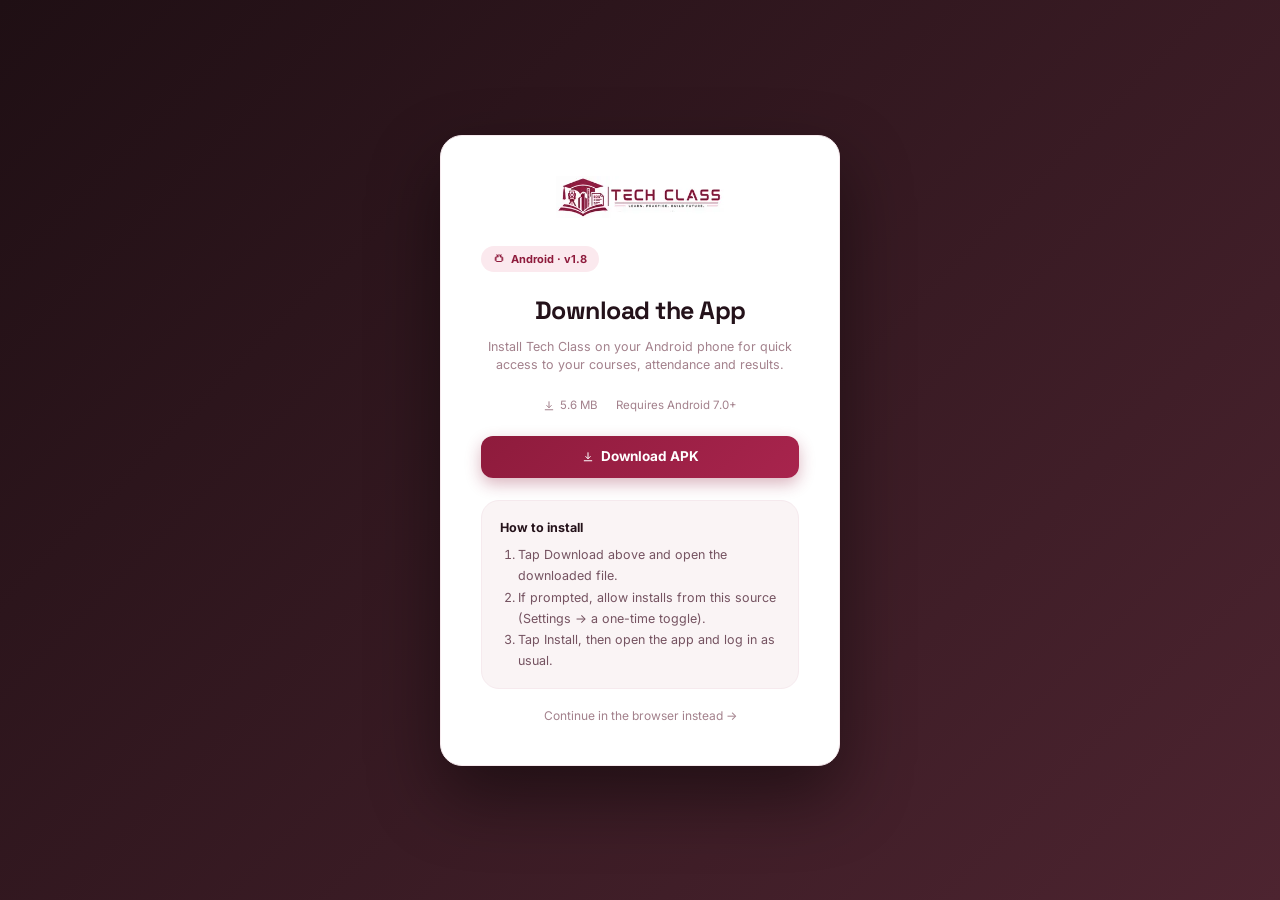
<file: download.html>
<!DOCTYPE html>
<html lang="en">
<head>
  <meta charset="UTF-8">
  <meta name="viewport" content="width=device-width, initial-scale=1.0, maximum-scale=1.0, user-scalable=yes">
  <title>Download App - Tech Class</title>
  <link rel="icon" type="image/x-icon" href="favicon.ico">
  <link rel="shortcut icon" type="image/x-icon" href="favicon.ico">
  <link rel="preconnect" href="https://fonts.googleapis.com">
  <link rel="preconnect" href="https://fonts.gstatic.com" crossorigin>
  <link href="https://fonts.googleapis.com/css2?family=Space+Grotesk:wght@700;800&family=Inter:wght@400;500;600;700;800&display=swap" rel="stylesheet">
  <link rel="stylesheet" href="css/style.css">
  <style>
    .dl-box { max-width: 440px; }
    .dl-version { display: inline-flex; align-items: center; gap: 6px; background: var(--accent-subtle); color: var(--accent); font-weight: 700; font-size: 11px; padding: 5px 12px; border-radius: var(--radius-full); margin: 4px 0 20px; }
    .dl-meta { display: flex; justify-content: center; gap: 18px; font-size: 11.5px; color: var(--text-muted); margin: 16px 0 22px; flex-wrap: wrap; }
    .dl-meta span { display: inline-flex; align-items: center; gap: 5px; }
    .dl-steps { text-align: left; background: var(--bg-base); border: 1px solid var(--border-subtle); border-radius: var(--radius-lg); padding: 16px 18px; margin-top: 22px; font-size: 12.5px; color: var(--text-secondary); line-height: 1.7; }
    .dl-steps b { display: block; color: var(--text-primary); font-size: 12.5px; margin-bottom: 6px; }
    .dl-steps ol { padding-left: 18px; margin: 0; }
    .dl-back { display: block; text-align: center; margin-top: 18px; font-size: 12px; color: var(--text-muted); text-decoration: none; }
    .dl-back:hover { color: var(--accent); }
  </style>
</head>
<body>

<svg width="0" height="0" style="position:absolute">
  <symbol id="i-download" viewBox="0 0 24 24"><path d="M12 3.5v11.5M7.5 11l4.5 4.5L16.5 11"/><path d="M4.5 19.5h15"/></symbol>
  <symbol id="i-android" viewBox="0 0 24 24"><path d="M6 9v7a1 1 0 0 0 1 1h10a1 1 0 0 0 1-1V9"/><path d="M4.5 9.5v5M19.5 9.5v5"/><path d="M9 5.5 7.8 3.5M15 5.5l1.2-2"/><path d="M6 9c0-3.3 2.7-5 6-5s6 1.7 6 5"/><circle cx="9.5" cy="7.5" r=".6" fill="currentColor"/><circle cx="14.5" cy="7.5" r=".6" fill="currentColor"/></symbol>
</svg>

<div class="login-page open">
  <div class="login-box dl-box">
    <div class="brand-row"><div class="brand-logo-img"><img src="log.webp" alt="Tech Class"></div></div>

    <div class="dl-version"><svg class="icon sm"><use href="#i-android"/></svg> Android &middot; v1.8</div>

    <h2>Download the App</h2>
    <p class="sub">Install Tech Class on your Android phone for quick access to your courses, attendance and results.</p>

    <div class="dl-meta">
      <span><svg class="icon sm"><use href="#i-download"/></svg> 5.6&nbsp;MB</span>
      <span>Requires Android 7.0+</span>
    </div>

    <a class="btn btn-gold" href="VTA-QS-LMS.apk" download style="width:100%;justify-content:center;padding:14px;font-size:13.5px">
      <svg class="icon sm" style="stroke:#fff"><use href="#i-download"/></svg> Download APK
    </a>

    <div class="dl-steps">
      <b>How to install</b>
      <ol>
        <li>Tap Download above and open the downloaded file.</li>
        <li>If prompted, allow installs from this source (Settings &rarr; a one-time toggle).</li>
        <li>Tap Install, then open the app and log in as usual.</li>
      </ol>
    </div>

    <a class="dl-back" href="index.html">Continue in the browser instead &rarr;</a>
  </div>
</div>

</body>
</html>
</file>
<file: css/style.css>
* { margin: 0; padding: 0; box-sizing: border-box; }

/* ==========================================================================
   VTA QS LMS design tokens - "blueprint drafting sheet" system.
   Mirrors lms-mockup.html's :root / body[data-theme=dark] blocks verbatim,
   plus legacy aliases (--gold, --navy, --card, --bg, --line, --muted, --red,
   --blue, --green) kept in sync because app.js and index.html reference them
   directly in inline styles - do not remove without grepping for those first.
   ========================================================================== */
:root {
  --accent: #8E1B3C; --accent-hover: #A8244D; --accent-active: #6E1530; --accent-subtle: #FBE9EE; --accent-contrast: #FFFFFF;
  --amber: #F5A524; --amber-subtle: #FFF2DC;
  --ink: #1F0F14; --ink-2: #331A22;
  --bg-base: #FAF4F5; --bg-surface: #FFFFFF; --bg-elevated: #FFFFFF; --bg-overlay: rgba(36,17,23,0.55);
  --border-subtle: #F6EAEE; --border-default: #F0DFE6; --border-strong: #E0C7D0;
  --text-primary: #24121A; --text-secondary: #755361; --text-muted: #A3818C; --text-disabled: #CCA9B2;
  --success-bg: #E4F7EF; --success-fg: #0F9D66;
  --warning-bg: #FFF2DC; --warning-fg: #B4740E;
  --danger-bg: #FDE9E8; --danger-fg: #D8483E;
  --info-bg: #FBE9EE; --info-fg: #8E1B3C;
  --space-1: 4px; --space-2: 8px; --space-3: 12px; --space-4: 16px; --space-5: 24px; --space-6: 32px; --space-7: 48px; --space-8: 64px;
  --radius-sm: 8px; --radius-md: 12px; --radius-lg: 18px; --radius-xl: 22px; --radius-full: 999px;
  --radius: 18px;
  --shadow-sm: 0 1px 2px rgba(36,18,26,0.05), 0 1px 3px rgba(36,18,26,0.06);
  --shadow-md: 0 12px 28px rgba(36,18,26,0.08);
  --shadow-lg: 0 24px 56px rgba(36,18,26,0.16);
  --shadow: var(--shadow-md);
  --font-display: 'Space Grotesk', 'Inter', sans-serif;
  --font-sans: 'Inter', -apple-system, BlinkMacSystemFont, "Segoe UI", Roboto, sans-serif;
  --font-mono: 'JetBrains Mono', ui-monospace, "SFMono-Regular", Consolas, monospace;
  --text-3xl: 27px; --text-2xl: 20px; --text-xl: 19px; --text-lg: 16px;
  --text-base: 13px; --text-sm: 12px; --text-xs: 11px; --text-2xs: 10px;
  --weight-normal: 400; --weight-medium: 500; --weight-semibold: 600; --weight-bold: 700; --weight-black: 800;
  --ease-standard: cubic-bezier(0.4, 0, 0.2, 1);
  --transition-fast: 120ms var(--ease-standard);
  --transition-base: 200ms var(--ease-standard);
  --transition-slow: 320ms var(--ease-standard);
  --sidebar-w: 272px;

  /* legacy aliases - referenced directly by app.js / index.html, keep in sync */
  --navy: var(--ink); --gold: var(--accent); --gold-2: var(--accent-hover); --blue: var(--accent);
  --green: var(--success-fg); --red: var(--danger-fg);
  --bg: var(--bg-base); --card: var(--bg-surface); --line: var(--border-default); --muted: var(--text-muted);
}

.dark-mode {
  --ink: #150A0D; --ink-2: #1F0F14;
  --bg-base: #180D11; --bg-surface: #241319; --bg-elevated: #301B23; --bg-overlay: rgba(2,6,14,0.7);
  --border-subtle: #3D212B; --border-default: #4A273170; --border-strong: #6B3644;
  --text-primary: #FAEAEF; --text-secondary: #D4AAB8; --text-muted: #AC7C8B; --text-disabled: #7C4E5C;
  --accent-subtle: #3A1520;
  --amber-subtle: #34280F;
  --success-bg: #0E3327; --success-fg: #4FD69C;
  --warning-bg: #362a0d; --warning-fg: #F2BB54;
  --danger-bg: #3A1B1A; --danger-fg: #F28A82;
  --info-bg: #3A1520; --info-fg: #E38BA3;
  --shadow-sm: 0 1px 2px rgba(0,0,0,0.35);
  --shadow-md: 0 14px 30px rgba(0,0,0,0.4);
  --shadow-lg: 0 26px 60px rgba(0,0,0,0.55);
  color: var(--text-primary);
}

body { font-family: var(--font-sans); background: var(--bg-base); color: var(--text-primary); line-height: 1.5; transition: background var(--transition-base), color var(--transition-base); }

@media (prefers-reduced-motion: reduce) {
  *, *::before, *::after { transition-duration: 0.01ms !important; animation-duration: 0.01ms !important; scroll-behavior: auto !important; }
}
:focus-visible { outline: 2px solid var(--accent); outline-offset: 2px; border-radius: 4px; }

h1,h2,h3,h4 { font-family: var(--font-display); letter-spacing: -0.01em; }
code, .mono { font-family: var(--font-mono); }

.icon { width: 16px; height: 16px; stroke: currentColor; fill: none; stroke-width: 2; stroke-linecap: round; stroke-linejoin: round; vertical-align: -3px; flex-shrink: 0; }
.icon.sm { width: 12px; height: 12px; vertical-align: -2px; }
.icon.lg { width: 22px; height: 22px; vertical-align: -5px; }
.icon.xl { width: 30px; height: 30px; vertical-align: -8px; stroke-width: 1.6; }

/* ---- App shell ---- */
.app { display: flex; min-height: 100vh; }

.sidebar { width: var(--sidebar-w); background: linear-gradient(180deg, var(--ink), var(--ink-2)); color: #fff; position: fixed; inset: 0 auto 0 0; z-index: 20; padding: var(--space-5) var(--space-4) var(--space-4); overflow: auto; transition: transform var(--transition-slow); box-shadow: var(--shadow-lg); background-image: linear-gradient(180deg, var(--ink), var(--ink-2)), radial-gradient(circle at 1px 1px, rgba(255,255,255,0.05) 1px, transparent 1px); background-size: auto, 20px 20px; }
.sidebar::-webkit-scrollbar { width: 6px; } .sidebar::-webkit-scrollbar-thumb { background: rgba(255,255,255,0.12); border-radius: 4px; }

.brand { display: flex; align-items: center; justify-content: space-between; gap: var(--space-3); padding: 5px 6px 22px; border-bottom: 1px solid rgba(255,255,255,0.09); margin-bottom: 6px; }
.brand b { font-size: 14.5px; font-family: var(--font-display); letter-spacing: -0.01em; } .brand small { display: block; color: #AC8F96; font-size: 10.5px; margin-top: 2px; }
.brand-logo-img { display: inline-flex; align-items: center; }
.brand .brand-logo-img img { display: block; height: 55px; width: 220px; border-radius: 10px; }
.login-box .brand-logo-img img { height: 42px; width: auto; }

.nav-title { display: flex; align-items: center; gap: 6px; text-transform: uppercase; font-size: 10px; letter-spacing: 1.4px; color: #8C7278; margin: 20px 8px 8px; font-weight: 700; }
.nav-title:first-of-type { margin-top: 8px; }
.nav-title::after { content: ""; flex: 1; height: 1px; background: rgba(255,255,255,0.08); }

.nav a { position: relative; display: flex; gap: 11px; align-items: center; padding: 9px 11px; color: #D6C0C6; text-decoration: none; border-radius: var(--radius-md); margin: 2px 0; font-size: 13px; font-weight: 500; cursor: pointer; transition: background var(--transition-fast), color var(--transition-fast); }
.nav a:hover { background: rgba(255,255,255,0.055); color: #fff; }
.nav a.active { background: linear-gradient(90deg, rgba(142,27,60,0.28), rgba(142,27,60,0.08)); color: #fff; font-weight: 600; }
.nav a.active::before { content: ""; position: absolute; left: -16px; top: 50%; transform: translateY(-50%); width: 3px; height: 20px; border-radius: var(--radius-full); background: var(--accent-hover); box-shadow: 0 0 10px rgba(168,36,77,0.8); }
.nav .icon { width: 17px; height: 17px; color: #9C7F86; transition: color var(--transition-fast); }
.nav a:hover .icon { color: #E8D4D9; }
.nav a.active .icon { color: #E88BA3; }

.sidebar-logout { width: 100%; margin-top: var(--space-6); padding: var(--space-3); background: rgba(255,255,255,0.055); border: 1px solid rgba(255,255,255,0.08); border-radius: var(--radius-lg); transition: background var(--transition-fast), color var(--transition-fast); cursor: pointer; display: none; align-items: center; justify-content: center; gap: 8px; color: #F28A82; font-weight: 700; font-size: 13px; font-family: inherit; }
.sidebar-logout:hover { background: rgba(242,138,130,0.12); color: #F7A9A2; }
.sidebar-logout .icon { color: currentColor; }

.sidebar-close-btn { margin-left: auto; width: 32px; height: 32px; border-radius: 50%; background: rgba(255,255,255,0.08); border: 1px solid rgba(255,255,255,0.14); color: #D6C0C6; align-items: center; justify-content: center; cursor: pointer; flex-shrink: 0; transition: background var(--transition-fast), color var(--transition-fast); }
.sidebar-close-btn:hover { background: rgba(255,255,255,0.18); color: #fff; }

.profile-mini { margin-top: var(--space-3); padding: var(--space-3); background: rgba(255,255,255,0.055); border: 1px solid rgba(255,255,255,0.08); border-radius: var(--radius-lg); transition: background var(--transition-fast); cursor: pointer; }
.profile-mini:hover { background: rgba(255,255,255,0.1); }
.profile-mini .row { display: flex; gap: 10px; align-items: center; }
.profile-mini small { display: block; color: #AC8F96; font-size: 10px; }
.avatar { width: 38px; height: 38px; border-radius: 50%; display: grid; place-items: center; background: linear-gradient(135deg, var(--accent), #C24B6E); color: #fff; font-weight: 800; flex-shrink: 0; font-size: 12.5px; }

.main { margin-left: var(--sidebar-w); width: calc(100% - var(--sidebar-w)); }
.topbar { height: 68px; background: color-mix(in srgb, var(--bg-surface) 88%, transparent); backdrop-filter: blur(10px); -webkit-backdrop-filter: blur(10px); border-bottom: 1px solid var(--border-subtle); display: flex; align-items: center; justify-content: space-between; gap: 14px; padding: 0 28px; position: sticky; top: 0; z-index: 10; }
.search { position: relative; display: flex; align-items: center; background: var(--bg-base); border: 1px solid var(--border-default); border-radius: var(--radius-md); width: min(420px,42vw); height: 40px; padding: 0 12px; gap: 9px; transition: border-color var(--transition-fast), box-shadow var(--transition-fast), background var(--transition-fast); }
.search:focus-within { border-color: var(--accent); box-shadow: 0 0 0 3px var(--accent-subtle); background: var(--bg-surface); }
.search .icon { color: var(--text-muted); flex-shrink: 0; }
.search input { border: 0; outline: 0; background: transparent; width: 100%; font: inherit; font-size: 13px; color: var(--text-primary); }

.search-results { position: absolute; top: calc(100% + 8px); left: 0; right: 0; background: var(--bg-surface); border: 1px solid var(--border-default); border-radius: var(--radius-md); box-shadow: var(--shadow-lg); max-height: 380px; overflow-y: auto; z-index: 60; padding: 6px; }
.search-result-item { display: flex; align-items: center; gap: 10px; padding: 9px 10px; border-radius: var(--radius-sm); cursor: pointer; }
.search-result-item:hover, .search-result-item.active { background: var(--accent-subtle); }
.search-result-icon { width: 32px; height: 32px; border-radius: var(--radius-sm); display: grid; place-items: center; flex-shrink: 0; color: #fff; }
.search-result-icon.assignment { background: var(--accent); }
.search-result-icon.exam { background: var(--amber); }
.search-result-info { min-width: 0; flex: 1; }
.search-result-info b { display: block; font-size: 12.5px; color: var(--text-primary); white-space: nowrap; overflow: hidden; text-overflow: ellipsis; }
.search-result-info small { display: block; font-size: 10.5px; color: var(--text-muted); margin-top: 2px; white-space: nowrap; overflow: hidden; text-overflow: ellipsis; }
.search-result-info mark { background: var(--accent-subtle); color: var(--accent); border-radius: 3px; padding: 0 1px; }
.search-state { padding: 16px 10px; text-align: center; font-size: 12px; color: var(--text-muted); }
.search-highlight-flash { animation: search-flash 1.8s ease; }
@keyframes search-flash { 0%, 20% { box-shadow: 0 0 0 3px var(--accent); background: var(--accent-subtle); } 100% { box-shadow: none; } }

.top-actions { display: flex; align-items: center; gap: 9px; flex-wrap: wrap; }
.icon-btn { border: 1px solid var(--border-default); background: var(--bg-surface); width: 40px; height: 40px; border-radius: var(--radius-md); cursor: pointer; color: var(--text-secondary); display: grid; place-items: center; transition: background var(--transition-fast), border-color var(--transition-fast), color var(--transition-fast); }
.icon-btn:hover { background: var(--accent-subtle); border-color: var(--accent); color: var(--accent); }
.notif { position: relative; }
.notif .dot-flag { position: absolute; top: 7px; right: 7px; width: 7px; height: 7px; border-radius: 50%; background: var(--danger-fg); border: 2px solid var(--bg-surface); }

/* theme pill switch - id="darkToggle" is what app.js binds to; internal thumb/icon are decorative only */
.dark-toggle { width: 54px; height: 30px; border-radius: var(--radius-full); border: 1px solid var(--border-default); background: var(--bg-base); position: relative; cursor: pointer; flex-shrink: 0; transition: background var(--transition-fast), border-color var(--transition-fast); padding: 0; }
.dark-toggle .thumb { position: absolute; top: 3px; left: 3px; width: 22px; height: 22px; border-radius: 50%; background: linear-gradient(135deg, var(--accent), #C24B6E); display: grid; place-items: center; color: #fff; transition: transform var(--transition-base); box-shadow: 0 3px 8px rgba(142,27,60,0.4); }
.dark-mode .dark-toggle .thumb { transform: translateX(24px); background: linear-gradient(135deg, #452430, #241319); }
.dark-toggle .thumb .icon { width: 13px; height: 13px; }
.dark-toggle .icon-sun { display: block; } .dark-toggle .icon-moon { display: none; }
.dark-mode .dark-toggle .icon-sun { display: none; } .dark-mode .dark-toggle .icon-moon { display: block; }

.content { padding: 26px 28px 60px; max-width: 1480px; margin: auto; }

/* ---- Hero ---- */
.hero { background: linear-gradient(125deg, var(--ink), #4D2430); color: #fff; border-radius: var(--radius-xl); padding: 30px 32px; display: flex; justify-content: space-between; gap: 25px; box-shadow: var(--shadow-md); overflow: hidden; position: relative; flex-wrap: wrap; background-image: linear-gradient(125deg, var(--ink), #4D2430), linear-gradient(rgba(255,255,255,0.045) 1px, transparent 1px), linear-gradient(90deg, rgba(255,255,255,0.045) 1px, transparent 1px); background-size: auto, 24px 24px, 24px 24px; }
.hero:after { content: ""; position: absolute; width: 340px; height: 340px; border-radius: 50%; right: -130px; top: -160px; background: rgba(142,27,60,0.32); filter: blur(30px); }
.hero .eyebrow { display: inline-flex; align-items: center; gap: 6px; font-size: 10.5px; font-weight: 700; letter-spacing: 1px; text-transform: uppercase; color: #9FD; background: rgba(255,255,255,0.1); padding: 5px 10px; border-radius: var(--radius-full); border: 1px solid rgba(255,255,255,0.14); }
.hero h1 { font-size: var(--text-3xl); font-weight: 700; letter-spacing: -0.02em; margin-top: 10px; }
.hero p { color: #D9C2C9; margin-top: 7px; max-width: 650px; font-size: 13px; }
.hero-actions { display: flex; gap: 9px; align-items: center; z-index: 1; flex-wrap: wrap; }

/* ---- Buttons ---- */
.btn { border: 0; border-radius: var(--radius-md); padding: 10px 16px; font-weight: 700; cursor: pointer; font-size: 12px; transition: transform var(--transition-fast), box-shadow var(--transition-fast), filter var(--transition-fast), background var(--transition-fast), border-color var(--transition-fast), opacity var(--transition-fast), color var(--transition-fast); display: inline-flex; align-items: center; gap: 7px; line-height: 1; text-decoration: none; font-family: inherit; white-space: nowrap; }
.btn-gold { background: linear-gradient(135deg, var(--accent), #A8244D); color: #fff; box-shadow: 0 6px 16px rgba(142,27,60,0.32); }
.btn-gold:hover { transform: translateY(-1px); box-shadow: 0 10px 26px rgba(142,27,60,0.4); filter: brightness(1.05); }
.btn-gold:active { transform: translateY(0) scale(0.98); }
.btn-green { background: var(--success-fg); color: #fff; }
.btn-green:hover { filter: brightness(1.08); box-shadow: 0 6px 16px rgba(15,157,102,0.3); }
.btn-red { background: var(--danger-bg); color: var(--danger-fg); }
.btn-red:hover { background: var(--danger-fg); color: #fff; box-shadow: 0 6px 16px rgba(216,72,62,0.3); }
.btn-outline { background: transparent; border: 1px solid rgba(255,255,255,0.35); color: #fff; }
.btn-outline:hover { background: rgba(255,255,255,0.12); }
.btn-outline-light { background: transparent; border: 1px solid var(--border-default); color: var(--text-primary); }
.btn-outline-light:hover { border-color: var(--accent); background: var(--accent-subtle); color: var(--accent); }
.btn-outline-dark { background: var(--bg-surface); border: 1px solid var(--border-default); color: var(--text-primary); }
.btn-outline-dark:hover { border-color: var(--accent); background: var(--accent-subtle); color: var(--accent); box-shadow: 0 2px 8px rgba(142,27,60,0.1); }
.btn-sm { padding: 6px 12px; font-size: 10.5px; }
.btn:active { transform: scale(0.98); }
.btn:disabled { opacity: 0.5; cursor: not-allowed; pointer-events: none; }
.btn:focus-visible { outline-offset: 3px; }

.btn.btn-loading { position: relative; }
.btn-label { display: inline-flex; align-items: center; gap: 7px; }
.btn.btn-loading > .btn-label { display: none; }
.btn.btn-loading:disabled { opacity: 0.85; }
.btn.btn-loading::after {
  content: ''; position: absolute; left: 50%; top: 50%;
  width: 15px; height: 15px; margin: -7.5px 0 0 -7.5px;
  border-radius: 50%; border: 2px solid currentColor; border-top-color: transparent;
  animation: btn-spin 0.6s linear infinite;
}
@keyframes btn-spin { to { transform: rotate(360deg); } }

.section-head { display: flex; justify-content: space-between; align-items: center; margin: var(--space-6) 0 var(--space-3); flex-wrap: wrap; gap: 10px; }
.section-head h2 { font-size: var(--text-xl); font-weight: 700; letter-spacing: -0.01em; color: var(--text-primary); }
.section-head p { font-size: var(--text-sm); color: var(--text-muted); margin-top: 3px; }

/* ---- Forms ---- */
input, select, textarea { font: inherit; color: var(--text-primary); background: var(--bg-surface); border: 1px solid var(--border-default); border-radius: var(--radius-md); padding: 10px 12px; transition: border-color var(--transition-fast), box-shadow var(--transition-fast), background var(--transition-fast); }
input:hover, select:hover, textarea:hover { border-color: var(--border-strong); }
input:focus, select:focus, textarea:focus { outline: none; border-color: var(--accent); box-shadow: 0 0 0 3px var(--accent-subtle); }
input:disabled, select:disabled, textarea:disabled { opacity: 0.6; cursor: not-allowed; background-color: var(--bg-base); }
input::placeholder, textarea::placeholder { color: var(--text-disabled); }
textarea { resize: vertical; line-height: 1.5; }
label { font-size: 11px; color: var(--text-muted); font-weight: 700; display: block; margin: var(--space-3) 0 5px; text-transform: uppercase; letter-spacing: 0.4px; }
select { appearance: none; -webkit-appearance: none; background-image: url("data:image/svg+xml,%3Csvg xmlns='http://www.w3.org/2000/svg' width='10' height='6' viewBox='0 0 10 6' fill='none'%3E%3Cpath d='M1 1L5 5L9 1' stroke='%23A3818C' stroke-width='1.6' stroke-linecap='round' stroke-linejoin='round'/%3E%3C/svg%3E"); background-repeat: no-repeat; background-position: right 12px center; padding-right: 32px; cursor: pointer; color-scheme: light; }
.dark-mode select { background-image: url("data:image/svg+xml,%3Csvg xmlns='http://www.w3.org/2000/svg' width='10' height='6' viewBox='0 0 10 6' fill='none'%3E%3Cpath d='M1 1L5 5L9 1' stroke='%23AC7C8B' stroke-width='1.6' stroke-linecap='round' stroke-linejoin='round'/%3E%3C/svg%3E"); color-scheme: dark; }
/* native <select> popup lists ignore most of our styling (OS-rendered), but browsers do honor
   background-color/color on <option> - without this, the dropdown list stays OS-default white-on-black
   text even in dark mode, clashing hard with the rest of the theme. Applies to every dropdown in the
   app since this is a bare element selector, not scoped to one page/component. */
select option, select optgroup { background-color: var(--bg-surface); color: var(--text-primary); }

/* Custom dropdown popup (see initCustomSelects() in app.js) - native <select> popups are OS-drawn
   and don't reliably take CSS styling (esp. on Windows), so every <select>'s open state is replaced
   with this fully CSS-controlled list instead. The closed <select> box itself is untouched/unstyled
   further here - it already matches the theme correctly. */
.select-popup { position: fixed; z-index: 500; background: var(--bg-surface); border: 1px solid var(--border-default); border-radius: var(--radius-md); box-shadow: var(--shadow-lg); padding: 4px; max-height: 260px; overflow-y: auto; animation: select-pop-in 120ms var(--ease-standard); }
@keyframes select-pop-in { from { opacity: 0; transform: translateY(-4px); } to { opacity: 1; transform: translateY(0); } }
.select-option { padding: 8px 10px; border-radius: var(--radius-sm); font-size: 13px; color: var(--text-primary); cursor: pointer; white-space: nowrap; overflow: hidden; text-overflow: ellipsis; }
.select-option:hover, .select-option.is-highlighted { background: var(--accent-subtle); color: var(--accent); }
.select-option.is-selected { font-weight: 700; color: var(--accent); }
.select-option.is-disabled { color: var(--text-disabled); cursor: not-allowed; }
.select-option.is-disabled:hover { background: transparent; color: var(--text-disabled); }

.grid { display: grid; gap: var(--space-4); }
.stats { grid-template-columns: repeat(4,1fr); margin-top: var(--space-5); }
.stat { position: relative; background: var(--bg-surface); border: 1px solid var(--border-subtle); border-radius: var(--radius-lg); padding: var(--space-4); box-shadow: var(--shadow-sm); transition: transform var(--transition-base), box-shadow var(--transition-base); overflow: hidden; }
.stat:hover { transform: translateY(-3px); box-shadow: var(--shadow-md); }
.stat .ico { width: 40px; height: 40px; border-radius: var(--radius-md); display: grid; place-items: center; background: var(--accent-subtle); color: var(--accent); float: right; }
.stat span { font-size: 10px; color: var(--text-muted); text-transform: uppercase; letter-spacing: 0.5px; font-weight: 700; display: block; margin-top: 4px; }
.stat b { display: block; font-size: 27px; font-weight: 700; margin-top: 6px; letter-spacing: -0.02em; color: var(--text-primary); font-variant-numeric: tabular-nums; font-family: var(--font-display); }
.trend { font-size: 10px; color: var(--success-fg); font-weight: 700; display: inline-flex; align-items: center; gap: 3px; margin-top: 3px; }
.cards-3 { grid-template-columns: repeat(3,1fr); }
.course, .student-card, .assignment-item, .certificate-card, .thread, .job, .event-card {
  background: var(--bg-surface); border: 1px solid var(--border-subtle); border-radius: var(--radius-lg); padding: var(--space-4);
  box-shadow: var(--shadow-sm);
  transition: transform var(--transition-base), box-shadow var(--transition-base), border-color var(--transition-base);
}
.course:hover, .student-card:hover, .assignment-item:hover, .certificate-card:hover, .thread:hover, .job:hover, .event-card:hover {
  transform: translateY(-3px); box-shadow: var(--shadow-md); border-color: var(--border-default);
}
.course-icon { width: 44px; height: 44px; border-radius: var(--radius-md); background: var(--accent-subtle); color: var(--accent); display: grid; place-items: center; margin-bottom: var(--space-3); overflow: hidden; font-weight: 800; font-size: 12.5px; font-family: var(--font-display); }
.course h3 { font-size: var(--text-base); font-weight: 700; color: var(--text-primary); }
.course p { font-size: var(--text-xs); color: var(--text-muted); margin: 6px 0 13px; }
.progress { height: 7px; background: var(--border-subtle); border-radius: var(--radius-full); overflow: hidden; }
.progress span { height: 100%; display: block; background: linear-gradient(90deg, var(--accent), var(--accent-hover)); border-radius: var(--radius-full); }
.course-foot { display: flex; justify-content: space-between; align-items: center; margin-top: var(--space-3); font-size: 10px; color: var(--text-muted); flex-wrap: wrap; gap: 6px; }
.layout-2 { grid-template-columns: 1.55fr 1fr; }
.panel { background: var(--bg-surface); border: 1px solid var(--border-subtle); border-radius: var(--radius-lg); padding: var(--space-5); box-shadow: var(--shadow-sm); }

/* ---- Tables ---- */
.table-wrap { overflow: auto; }
.table { width: 100%; border-collapse: separate; border-spacing: 0; font-size: 12px; }
.table th { text-align: left; background: var(--bg-base); color: var(--text-secondary); font-size: 10px; text-transform: uppercase; letter-spacing: 0.6px; font-weight: 700; padding: 11px 12px; position: sticky; top: 0; z-index: 1; border-bottom: 1px solid var(--border-default); }
.table th:first-child { border-top-left-radius: var(--radius-sm); }
.table th:last-child { border-top-right-radius: var(--radius-sm); }
.table td { padding: 11px 12px; border-bottom: 1px solid var(--border-subtle); color: var(--text-primary); font-variant-numeric: tabular-nums; }
.table tbody tr { transition: background var(--transition-fast); }
.table tbody tr:hover { background: var(--bg-base); }
.table tbody tr:last-child td { border-bottom: 0; }
.table tfoot td { background: var(--bg-base); font-weight: 700; font-size: 11px; border-top: 2px solid var(--border-default); border-bottom: 0; }

/* ---- Badges ---- */
.badge { padding: 4px 10px 4px 8px; border-radius: var(--radius-full); font-size: 10px; font-weight: 700; display: inline-flex; align-items: center; gap: 5px; letter-spacing: 0.2px; }
.badge::before { content: ""; width: 6px; height: 6px; border-radius: 50%; background: currentColor; flex-shrink: 0; }
.badge.green { background: var(--success-bg); color: var(--success-fg); }
.badge.gold { background: var(--amber-subtle); color: var(--warning-fg); }
.badge.red { background: var(--danger-bg); color: var(--danger-fg); }
.badge.blue { background: var(--info-bg); color: var(--info-fg); }
.student-card .row { display: flex; gap: 12px; align-items: center; }
.avatar-lg { width: 48px; height: 48px; border-radius: 50%; background: linear-gradient(135deg, var(--accent), #C24B6E); color: #fff; display: grid; place-items: center; font-weight: 800; font-size: 13px; flex-shrink: 0; object-fit: cover; overflow: hidden; }
.student-card .actions { margin-top: 12px; display: flex; gap: 6px; flex-wrap: wrap; }
.assignment-item .meta { font-size: 10.5px; color: var(--text-muted); margin-top: 5px; display: flex; align-items: center; gap: 4px; flex-wrap: wrap; }
.assignment-item .actions { margin-top: 11px; display: flex; gap: 8px; flex-wrap: wrap; align-items: center; }
.event-photo-grid { display: flex; gap: 6px; flex-wrap: wrap; margin-top: 10px; }
.event-thumb { width: 60px; height: 60px; object-fit: cover; border-radius: 9px; cursor: pointer; border: 1px solid var(--border-default); }

#filePreviewBody iframe { width: 100%; height: 60vh; border: 0; border-radius: 8px; background: var(--bg-base); }
#filePreviewBody img { max-width: 100%; max-height: 60vh; display: block; margin: 0 auto; border-radius: 8px; }
#filePreviewBody .no-file { padding: 40px; text-align: center; color: var(--text-muted); font-size: 12.5px; }
#filePreviewBody .pdf-pages { max-height: 60vh; overflow-y: auto; background: var(--bg-base); border-radius: 8px; padding: 10px; }
#filePreviewBody .pdf-pages canvas { display: block; width: 100%; height: auto; margin: 0 auto 10px; border-radius: 4px; box-shadow: var(--shadow-sm); }
#filePreviewBody .pdf-pages canvas:last-child { margin-bottom: 0; }

.submission-row { border: 1px solid var(--border-subtle); border-radius: var(--radius-md); padding: 12px; margin-bottom: 10px; background: var(--bg-base); transition: border-color var(--transition-fast); }
.submission-row:hover { border-color: var(--border-default); }
.submission-row .row-top { display: flex; justify-content: space-between; align-items: center; flex-wrap: wrap; gap: 8px; }
.submission-row .row-top small { color: var(--text-muted); font-size: 10px; }
.submission-row .grade-row { display: flex; gap: 8px; margin-top: 10px; flex-wrap: wrap; align-items: center; }
.submission-row .grade-row input { padding: 8px 10px; }
.submission-row .grade-row input.grade-input { width: 80px; }
.submission-row .grade-row input.feedback-input { flex: 1; min-width: 160px; }

.att-toolbar { display: flex; gap: 10px; flex-wrap: wrap; align-items: center; }
.att-wrap { overflow: auto; border: 1px solid var(--border-subtle); border-radius: 5px; scrollbar-width: thin; scrollbar-color: var(--border-subtle) transparent; }
.att-table { border-collapse: separate; border-spacing: 0; min-width: 1050px; width: 100%; font-size: 11px; }
.att-table th, .att-table td { border-right: 1px solid var(--border-subtle); border-bottom: 1px solid var(--border-subtle); padding: 7px 5px; text-align: center; white-space: nowrap; }
.att-table th { background: var(--bg-base); color: var(--text-secondary); font-size: 9px; text-transform: uppercase; font-weight: 700; top: 0; z-index: 2; }
.att-table th.sticky, .att-table td.sticky { position: sticky; left: 0; background: var(--bg-surface); z-index: 3; text-align: left; }
.att-table th.sticky2, .att-table td.sticky2 { left: 42px; background: var(--bg-surface); z-index: 3; text-align: left; }
.att-table th.sticky { z-index: 4; } .att-table th.sticky2 { z-index: 4; }
.att-cell { min-width: 30px; height: 28px; cursor: pointer; font-weight: 800; border-radius: var(--radius-full); display: grid; place-items: center; font-size: 11px; margin: 0 auto; transition: transform var(--transition-fast), box-shadow var(--transition-fast); }
.att-cell:hover:not(.future) { transform: scale(1.12); box-shadow: var(--shadow-sm); }
.att-cell.P { background: var(--success-bg); color: var(--success-fg); } .att-cell.A { background: var(--danger-bg); color: var(--danger-fg); }
.att-cell.L { background: var(--warning-bg); color: var(--warning-fg); } .att-cell.N { background: var(--border-subtle); color: var(--text-disabled); border-radius: var(--radius-sm); }
.att-cell.future { background: repeating-linear-gradient(45deg, var(--border-subtle), var(--border-subtle) 4px, var(--bg-base) 4px, var(--bg-base) 8px); color: var(--text-disabled); cursor: not-allowed; border-radius: var(--radius-sm); }
.att-day-head.clickable { cursor: pointer; border-radius: 6px; transition: background var(--transition-fast), color var(--transition-fast); }
.att-day-head.clickable:hover { background: var(--accent); color: #fff; }
.att-table.readonly .att-cell { cursor: default; }
.att-row-mine td { background: var(--amber-subtle); }
.att-row-mine td.sticky, .att-row-mine td.sticky2 { background: var(--amber-subtle); }
.att-summary { display: grid; grid-template-columns: repeat(4,1fr); gap: var(--space-3); margin: var(--space-4) 0; }
.att-mini { padding: 14px; border: 1px solid var(--border-subtle); border-radius: var(--radius-lg); background: var(--bg-surface); box-shadow: var(--shadow-sm); }
.att-mini b { display: block; font-size: 22px; font-weight: 700; font-family: var(--font-display); } .att-mini span { font-size: 10px; color: var(--text-muted); text-transform: uppercase; letter-spacing: 0.4px; font-weight: 700; }
.month-tabs { display: flex; gap: 7px; overflow: auto; padding-bottom: 3px; margin-bottom: 15px; }
.month-tab { border: 1px solid var(--border-default); background: var(--bg-surface); padding: 8px 13px; border-radius: var(--radius-md); cursor: pointer; font-size: 11px; font-weight: 700; color: var(--text-secondary); transition: all var(--transition-fast); }
.month-tab:hover { border-color: var(--accent); color: var(--accent); }
.month-tab.active { background: var(--ink); color: #fff; border-color: var(--ink); }
.legend { display: flex; gap: 12px; flex-wrap: wrap; font-size: 10px; color: var(--text-muted); margin: 10px 0; }
.legend span { display: flex; align-items: center; gap: 5px; }
.dot { width: 11px; height: 11px; border-radius: 3px; display: inline-block; }
.dot.p { background: var(--success-bg); } .dot.a { background: var(--danger-bg); } .dot.l { background: var(--warning-bg); } .dot.n { background: var(--border-subtle); }
.dot.gold { background: var(--amber-subtle); }
.dot.future { background: repeating-linear-gradient(45deg, var(--border-subtle), var(--border-subtle) 4px, var(--bg-base) 4px, var(--bg-base) 8px); }

/* ---- Daily diary ---- */
.diary-toolbar { display: grid; grid-template-columns: repeat(2,1fr); gap: 12px; margin-bottom: 16px; }
.diary-toolbar label { margin: 0 0 4px; }
.diary-toolbar select, .diary-toolbar input { width: 100%; }

.diary-sheet { background: var(--bg-surface); color: var(--text-primary); border: 1px solid var(--border-default); width: 100%; min-height: 100%; max-width: 100%; margin: 0 auto; padding: 15mm; box-sizing: border-box; }
.diary-sheet-head { text-align: center; border-bottom: 2px solid var(--ink); padding-bottom: 12px; margin-bottom: 16px; }
.diary-sheet-head .diary-sheet-kicker { font-size: 10.5px; letter-spacing: 1.2px; font-weight: 700; color: var(--text-muted); text-transform: uppercase; margin-bottom: 3px; }
.diary-sheet-head h2 { font-size: 16px; letter-spacing: .4px; font-weight: 700; }
.diary-sheet-head p { font-size: 11px; color: var(--text-muted); margin-top: 4px; text-transform: uppercase; letter-spacing: 0.6px; font-weight: 700; }

.diary-meta-row { display: flex; justify-content: flex-start; flex-wrap: wrap; gap: 24px; margin-bottom: 14px; font-size: 12px; color: var(--text-secondary); }
.diary-meta-row label { display: inline; margin: 0 6px 0 0; text-transform: none; font-weight: 700; color: var(--text-primary); font-size: 12px; }
.diary-meta-row input { padding: 6px 8px; border: 1px solid var(--border-default); border-radius: 6px; font: inherit; width: 140px; }

.diary-table-wrap { overflow-x: auto; margin-bottom: 4px; }
.diary-block-table { width: 100%; border-collapse: collapse; font-size: 11.5px; table-layout: fixed; }
.diary-block-table th, .diary-block-table td { border: 1px solid var(--border-default); padding: 8px 10px; text-align: left; vertical-align: top; }
.diary-block-table th { background: var(--bg-base); font-size: 9.5px; text-transform: uppercase; letter-spacing: 0.4px; color: var(--text-secondary); font-weight: 700; text-align: center; }
.diary-block-table th.col-time, .diary-block-table th.col-module, .diary-block-table th.col-task { width: 12%; }
.diary-block-table th.col-subject { width: 50%; }
.diary-block-table th.col-sign { width: 14%; }
.diary-block-table td.col-time, .diary-block-table td.col-module, .diary-block-table td.col-task { text-align: center; height: 145px; }

.diary-vertical-text { writing-mode: vertical-rl; transform: rotate(180deg); font-weight: 700; white-space: nowrap; display: block; width: 28px; height: 100%; margin: 0 auto; text-align: center; }

.diary-block-table select.dy-module, .diary-block-table textarea.dy-task {
  writing-mode: vertical-rl; transform: rotate(180deg);
  border: 0; background: transparent; background-image: none; font: inherit; color: inherit;
  height: 100%; width: 50px; margin: 0 auto; resize: none; text-align: center; display: block;
  appearance: none; -webkit-appearance: none; font-size: 11.5px; line-height: 1.5; padding: 4px 0; font-weight: 700;
}
.diary-block-table textarea.dy-subject { width: 100%; height: 130px; border: 0; background: transparent; font: inherit; color: inherit; resize: vertical; text-align: left; line-height: 1.6; padding: 4px; font-size: 11.5px; }
.diary-block-table input.dy-signature { width: 100%; border: 0; background: transparent; font: inherit; color: inherit; text-align: center; padding: 4px; }
.diary-block-table select.dy-module:focus, .diary-block-table textarea.dy-task:focus,
.diary-block-table textarea.dy-subject:focus, .diary-block-table input.dy-signature:focus { outline: 1px solid var(--accent); background: var(--accent-subtle); }

.diary-lunch-divider { text-align: center; font-size: 10.5px; font-weight: 700; color: var(--text-muted); background: var(--bg-base); padding: 7px; margin: 4px 0; border-radius: var(--radius-sm); text-transform: uppercase; letter-spacing: 0.5px; }
.tt-break-row td { text-align: center; font-weight: 600; background: var(--bg-base);}

/* table-layout:fixed + explicit widths keep every day column the same width no matter how long a
   course's module names are - without this, a course with long module labels (unlike others) would
   stretch its column wider than the rest and throw off the whole grid's alignment. */
#timetableTable { table-layout: fixed; }
#timetableTable th:first-child, #timetableTable td:first-child { width: 130px; }
#timetableTable th:not(:first-child), #timetableTable td:not(:first-child) { width: 18%; }
#timetableTable select {
  padding: 6px 24px 6px 8px; border-radius: var(--radius-sm); width: 100%; max-width: 100%;
  text-overflow: ellipsis; overflow: hidden; white-space: nowrap; background-position: right 6px center;
}

.diary-footer { margin-top: 50px; display: grid; gap: 20px; font-size: 12px; color: var(--text-secondary); }
.diary-footer > div { display: flex; align-items: center; gap: 8px; }
.diary-footer label { display: inline; margin: 0; text-transform: none; font-weight: 700; color: var(--text-primary); font-size: 12px; white-space: nowrap; }
.diary-footer input { flex: 1; border: 0; border-bottom: 1px solid var(--border-default); padding: 4px 2px; font: inherit; background: transparent; color: inherit; }
.diary-footer input:focus { outline: none; border-bottom-color: var(--accent); }
/* static (non-input) equivalent used on the print/export pages, so there's still a line to sign on paper */
.diary-footer-line { flex: 1; display: inline-block; border-bottom: 1px solid var(--text-primary); padding: 0 2px 4px; min-height: 1.3em; }

#diaryPrintArea { display: none; }

@media print {
  .no-print { display: none !important; }
  .diary-toolbar { display: none !important; }
  #diarySheet { border: 0; }
  body.printing-diary-range .page.active > *:not(#diaryPrintArea) { display: none !important; }
  body.printing-diary-range #diaryPrintArea { display: block !important; }
  /* Force the exported sheets to always render light, regardless of the app's current theme -
     these custom properties are redeclared on #diaryPrintArea itself, so every descendant inherits
     the light values from here instead of walking up to body.dark-mode's dark values. */
  body.printing-diary-range { background: #FFFFFF !important; }
  #diaryPrintArea {
    --ink: #1F0F14; --ink-2: #331A22;
    --bg-base: #FAF4F5; --bg-surface: #FFFFFF; --bg-elevated: #FFFFFF;
    --border-subtle: #F6EAEE; --border-default: #F0DFE6; --border-strong: #E0C7D0;
    --text-primary: #24121A; --text-secondary: #755361; --text-muted: #A3818C; --text-disabled: #CCA9B2;
    --accent: #8E1B3C; --accent-subtle: #FBE9EE;
    --amber-subtle: #FFF2DC;
    background: #FFFFFF;
  }
  /* .diary-sheet is width:100%/min-height:100% for normal on-screen responsiveness, which is not
     an absolute A4 size - pin the print-only pages back to exact A4 here so each entry fits one
     physical sheet instead of stretching to whatever container it's in. */
  #diaryPrintArea .diary-print-page { width: 210mm; min-height: 297mm; max-width: none; padding: 15mm; box-sizing: border-box; border: 0; page-break-after: always; page-break-inside: avoid; margin: 0 auto; }
  #diaryPrintArea .diary-print-page:last-child { page-break-after: auto; }
  /* margin:0 here (not 15mm) is deliberate: .diary-print-page already reserves its own 15mm padding
     as the visible page margin. A nonzero @page margin would stack on top of that padding, pushing
     the 297mm-tall sheet past one physical A4 page and overflowing onto a mostly-blank second page.
     margin:0 also has the side effect of suppressing the browser's default print header/footer
     (date/title/URL), since Chromium only draws those in the page-margin area. */
  @page { size: A4 portrait; margin: 0; }
}

.certificate-card { background: linear-gradient(135deg, var(--amber-subtle), var(--bg-surface)); border: 1.5px solid #E8C87A; border-radius: var(--radius-lg); padding: 22px; text-align: center; }
.dark-mode .certificate-card { border-color: #6b5a2c; }
.certificate-card .qr { width: 54px; height: 54px; background: repeating-linear-gradient(45deg, var(--text-primary) 0 3px, transparent 3px 6px); border-radius: 6px; margin: 0 auto 10px; opacity: 0.85; }
.certificate-card b { font-family: var(--font-display); font-size: 13.5px; }
.certificate-card .cert-id { font-size: 10px; color: var(--text-muted); font-family: var(--font-mono); margin-top: 6px; }

.forum { display: grid; gap: 10px; }
.thread { cursor: pointer; margin-bottom: 0; }
.thread b { font-size: 13px; } .thread p { font-size: 11.5px; color: var(--text-muted); margin-top: 4px; }
.reply { font-size: 12px; padding: 10px 12px; background: var(--bg-base); border-radius: var(--radius-md); margin-bottom: 8px; }
.reply small { color: var(--text-muted); }

.career { grid-template-columns: repeat(3,1fr); display: grid; gap: var(--space-4); }
.job p { font-size: 11.5px; color: var(--text-muted); margin: 4px 0; }
.job b { font-size: 14px; }

/* ---- Modals ---- */
.modal { position: fixed; inset: 0; background: var(--bg-overlay); backdrop-filter: blur(4px); -webkit-backdrop-filter: blur(4px); display: none; place-items: center; z-index: 70; padding: 20px; }
.modal.open { display: grid; animation: modal-fade 180ms var(--ease-standard); }
@keyframes modal-fade { from { opacity: 0; } to { opacity: 1; } }
.modal-card { background: var(--bg-surface); border-radius: var(--radius-xl); padding: 26px; width: min(520px,100%); max-height: 90vh; overflow: auto; position: relative; box-shadow: var(--shadow-lg); border: 1px solid var(--border-subtle); animation: modal-pop 220ms var(--ease-standard); scrollbar-width: thin; scrollbar-color: var(--border-subtle) transparent; border-radius: 10px;}
@keyframes modal-pop { from { opacity: 0; transform: translateY(10px) scale(0.98); } to { opacity: 1; transform: translateY(0) scale(1); } }
.modal-card h3 { font-size: 16px; font-weight: 700; margin-bottom: var(--space-4); color: var(--text-primary); }
.modal-card label { font-size: 11px; color: var(--text-muted); font-weight: 700; display: block; margin: var(--space-3) 0 5px; text-transform: uppercase; letter-spacing: 0.4px; }
.modal-card input, .modal-card select, .modal-card textarea { width: 100%; }
.module-row { display: flex; gap: 6px; margin-bottom: 6px; align-items: center; }
.module-row input { width: auto; min-width: 0; }
.module-row input.mod-name { flex: 2; }
.module-row input.mod-code { flex: 1; }
.module-row .remove-module { flex: 0 0 auto; border: 0; background: var(--danger-bg); color: var(--danger-fg); border-radius: var(--radius-sm); width: 34px; height: 38px; cursor: pointer; font-size: 13px; transition: background var(--transition-fast), color var(--transition-fast); }
.module-row .remove-module:hover { background: var(--danger-fg); color: #fff; }
.close { position: absolute; top: 16px; right: 16px; background: var(--bg-base); border: 1px solid var(--border-default); width: 32px; height: 32px; border-radius: 50%; display: grid; place-items: center; cursor: pointer; color: var(--text-secondary); transition: background var(--transition-fast), color var(--transition-fast); }
.close:hover { background: var(--danger-bg); color: var(--danger-fg); border-color: transparent; }

.mobile-toggle { display: none; }
footer { text-align: center; padding: 24px; font-size: 11px; color: var(--text-muted); margin-left: var(--sidebar-w); }
footer strong { color: var(--accent); }
.page { display: none; } .page.active { display: block; }
.notification-badge { background: var(--danger-fg); color: #fff; border-radius: 50%; padding: 2px 6px; font-size: 9px; margin-left: 4px; }

/* ---- Login page ---- */
.login-page { display: none; place-items: center; min-height: 100vh; background: linear-gradient(135deg, var(--ink), #4D2430); background-image: linear-gradient(135deg, var(--ink), #4D2430), linear-gradient(rgba(255,255,255,0.05) 1px, transparent 1px), linear-gradient(90deg, rgba(255,255,255,0.05) 1px, transparent 1px); background-size: auto, 26px 26px, 26px 26px; padding: 20px; }
.login-page.open { display: grid; }
.login-box { background: var(--bg-surface); border-radius: var(--radius-xl); padding: 40px; width: min(400px,100%); box-shadow: 0 30px 70px rgba(0,0,0,0.45); color: var(--text-primary); position: relative; border: 1px solid var(--border-subtle); }
.login-box .brand-row { display: flex; align-items: center; justify-content: center; gap: 10px; margin-bottom: 24px; }
.login-box h2 { text-align: center; margin-bottom: 8px; font-family: var(--font-display); font-weight: 700; font-size: 25px; letter-spacing: -0.02em; }
.login-box p.sub { text-align: center; color: var(--text-muted); font-size: 12.5px; margin-bottom: 22px; }
.login-box input { width: 100%; padding: 12px 16px; margin-bottom: 14px; }
.login-box .password-field { position: relative; margin-bottom: 14px; }
.login-box .password-field input { margin-bottom: 0; padding-right: 44px; }
.password-toggle { position: absolute; right: 2px; top: 50%; transform: translateY(-50%); width: 36px; height: 36px; display: grid; place-items: center; background: transparent; border: none; cursor: pointer; color: var(--text-muted); border-radius: var(--radius-sm); transition: color var(--transition-fast), background var(--transition-fast); }
.password-toggle:hover { color: var(--text-primary); background: var(--accent-subtle); }
.password-toggle .icon { stroke: currentColor; }
.login-box .btn { width: 100%; padding: 12px; justify-content: center; }
.login-box .role-select { display: flex; gap: 8px; margin-bottom: 16px; flex-wrap: wrap; }
.login-box .role-select button { flex: 1; padding: 8px; border: 2px solid var(--border-default); border-radius: var(--radius-sm); background: transparent; color: var(--text-primary); cursor: pointer; font-weight: 700; font-size: 11px; min-width: 80px; transition: border-color var(--transition-fast), background var(--transition-fast); display: inline-flex; align-items: center; justify-content: center; gap: 5px; }
.login-box .role-select button.active { border-color: var(--accent); background: var(--accent-subtle); color: var(--accent); }
.login-box .switch-mode { text-align: center; margin-top: 12px; font-size: 12px; color: var(--text-muted); }
.login-box .switch-mode a { color: var(--accent); cursor: pointer; font-weight: 600; }
.login-error { background: var(--danger-bg); color: var(--danger-fg); padding: 10px 12px; border-radius: var(--radius-sm); font-size: 12px; margin-bottom: 12px; display: none; }
.login-hint { text-align: center; margin-top: 14px; font-size: 10.5px; color: var(--text-muted); font-family: var(--font-mono); }

.my-courses-grid { display: grid; gap: 8px; }
.my-course-item { display: flex; justify-content: space-between; align-items: center; gap: 10px; padding: 11px 12px; border-radius: var(--radius-md); cursor: pointer; transition: background var(--transition-fast); flex-wrap: wrap; }
.my-course-item:hover { background: var(--accent-subtle); }
.my-course-item .info { flex: 1; }
.my-course-item .info h4 { font-size: 13px; }
.my-course-item .info small { font-size: 10px; color: var(--text-muted); }

/* ---- Empty / loading states ---- */
.empty-state { grid-column: 1/-1; text-align: center; padding: var(--space-7) var(--space-4); }
.empty-state .icon, .empty-state svg, .empty-state .icon.sm { width: 62px; height: 62px; border-radius: 50%; background: var(--bg-base); border: 1px solid var(--border-subtle); padding: 18px; color: var(--text-disabled); }
.empty-state p { margin-top: var(--space-3); color: var(--text-muted); font-size: var(--text-sm); }
.spinner { width: 28px; height: 28px; border-radius: 50%; border: 3px solid var(--border-subtle); border-top-color: var(--accent); animation: spin 0.7s linear infinite; margin: var(--space-6) auto; }
@keyframes spin { to { transform: rotate(360deg); } }
.loading-state { grid-column: 1/-1; text-align: center; padding: var(--space-7) var(--space-4); color: var(--text-muted); font-size: var(--text-sm); }
.skeleton { background: linear-gradient(90deg, var(--border-subtle) 25%, var(--border-default) 37%, var(--border-subtle) 63%); background-size: 400% 100%; animation: skeleton-pulse 1.4s ease infinite; border-radius: var(--radius-md); }
@keyframes skeleton-pulse { 0% { background-position: 100% 50%; } 100% { background-position: 0 50%; } }

.toast-wrap { position: fixed; top: 20px; right: 20px; z-index: 100; display: grid; gap: 8px; }
.toast { background: var(--ink); color: #fff; padding: 12px 16px; border-radius: var(--radius-md); font-size: 12px; box-shadow: var(--shadow-lg); max-width: 320px; animation: toast-in 220ms var(--ease-standard); }
@keyframes toast-in { from { opacity: 0; transform: translateY(-8px); } to { opacity: 1; transform: translateY(0); } }
.toast.error { background: var(--danger-fg); }
.toast.success { background: var(--success-fg); }

@media(max-width:1050px){ :root{ --sidebar-w: 220px; } .stats{grid-template-columns:repeat(2,1fr)} .cards-3{grid-template-columns:repeat(2,1fr)} }
@media(max-width:760px){ .sidebar{transform:translateX(-100%);width:270px} .sidebar.open{transform:translateX(0)} .main{margin-left:0;width:100%} footer{margin-left:0} .mobile-toggle{display:grid !important} .topbar{padding:0 15px} .search{width:45%} .content{padding:18px 15px 40px} .hero{flex-direction:column} .hero-actions{flex-wrap:wrap} .stats,.cards-3,.layout-2,.career{grid-template-columns:1fr} .top-actions .hide-mobile{display:none} .att-summary{grid-template-columns:repeat(2,1fr)} .login-box{padding:24px}
  .sidebar-logout { display: flex; }
  /* Diary + Timetable tables use table-layout:fixed with %-based columns, which on a narrow
     viewport just crushes every column to an unreadable sliver instead of scrolling - both wrappers
     already have overflow-x:auto, they just never had a min-width to actually trigger it. */
  .diary-block-table { min-width: 620px; }
  #timetableTable { min-width: 720px; }
  /* Daily Diary's toolbar (Course/Date/Batch) is forced to 3 equal columns via an inline style for
     desktop - too cramped on mobile, so it needs a scoped override with !important to win over that
     inline style. Scoped to #diary specifically so other pages' .diary-toolbar (Assignments, Results,
     Exams, etc.) are unaffected. */
  #diary .diary-toolbar { grid-template-columns: repeat(2, 1fr) !important; gap: 8px; }

  .brand .brand-logo-img img{
    width: 180px;
  }
}
@media print { .sidebar,.topbar,footer,.hero-actions,.section-head button,.att-toolbar,.month-tabs,.diary-actions{display:none!important} .main{margin:0;width:100%} .page{display:none!important} .page.active{display:block!important} .content{padding:0} .panel{box-shadow:none;border:0} }
</file>
